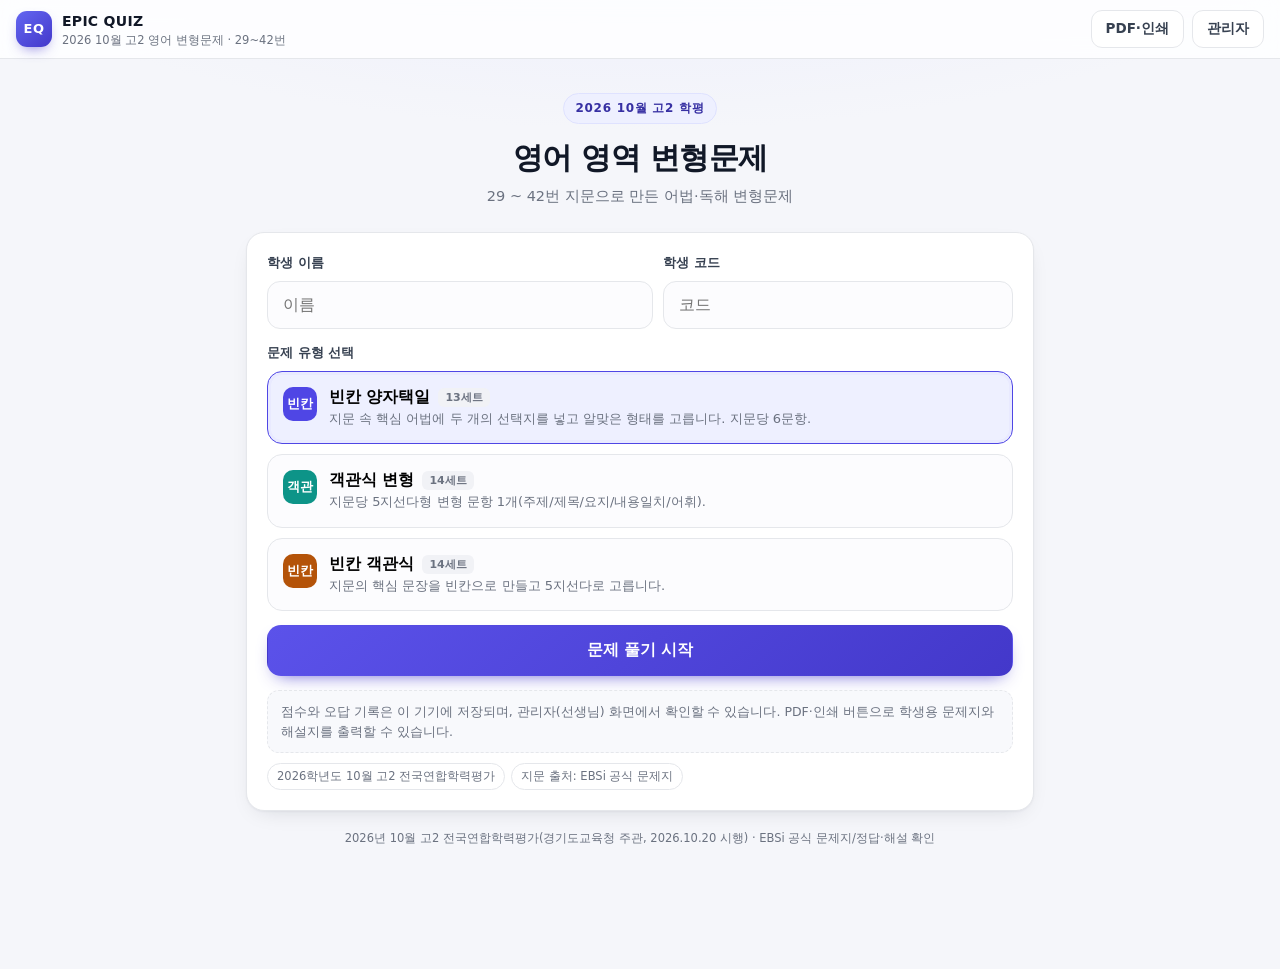
<file: index.html>
<!DOCTYPE html>
<html lang="ko">
<head>
<meta charset="utf-8">
<meta name="viewport" content="width=device-width, initial-scale=1, viewport-fit=cover">
<meta name="theme-color" content="#4f46e5">
<meta name="description" content="2026년 10월 고2 전국연합학력평가 영어 29~42번 변형문제 · 빈칸 양자택일 / 객관식 변형 / 빈칸 객관식">
<title>EPIC QUIZ · 2026 10월 고2 영어 변형문제</title>
<link rel="stylesheet" href="styles.css?v=20261128b">
<link rel="icon" href="data:image/svg+xml,%3Csvg xmlns='http://www.w3.org/2000/svg' viewBox='0 0 100 100'%3E%3Crect width='100' height='100' rx='24' fill='%234f46e5'/%3E%3Ctext x='50' y='68' font-size='52' font-family='sans-serif' font-weight='bold' fill='white' text-anchor='middle'%3EEQ%3C/text%3E%3C/svg%3E">
</head>
<body>

<header class="topbar">
  <div class="brand">
    <span class="logo">EQ</span>
    <div>
      <strong>EPIC QUIZ</strong>
      <small>2026 10월 고2 영어 변형문제 · 29~42번</small>
    </div>
  </div>
  <div class="top-actions">
    <button class="btn" data-top="print">PDF·인쇄</button>
    <button class="btn" data-top="admin">관리자</button>
  </div>
</header>

<main id="app"></main>

<div id="printRoot" aria-hidden="true"></div>
<div id="modalRoot"></div>
<div id="toast" class="toast" role="status" aria-live="polite"></div>

<script src="data/core.js?v=20261128b"></script>
<script src="data/grammar-a.js?v=20261128b"></script>
<script src="data/grammar-b.js?v=20261128b"></script>
<script src="data/multiple-a.js?v=20261128b"></script>
<script src="data/multiple-b.js?v=20261128b"></script>
<script src="data/cloze.js?v=20261128b"></script>
<script src="app.js?v=20261128b"></script>
</body>
</html>
</file>
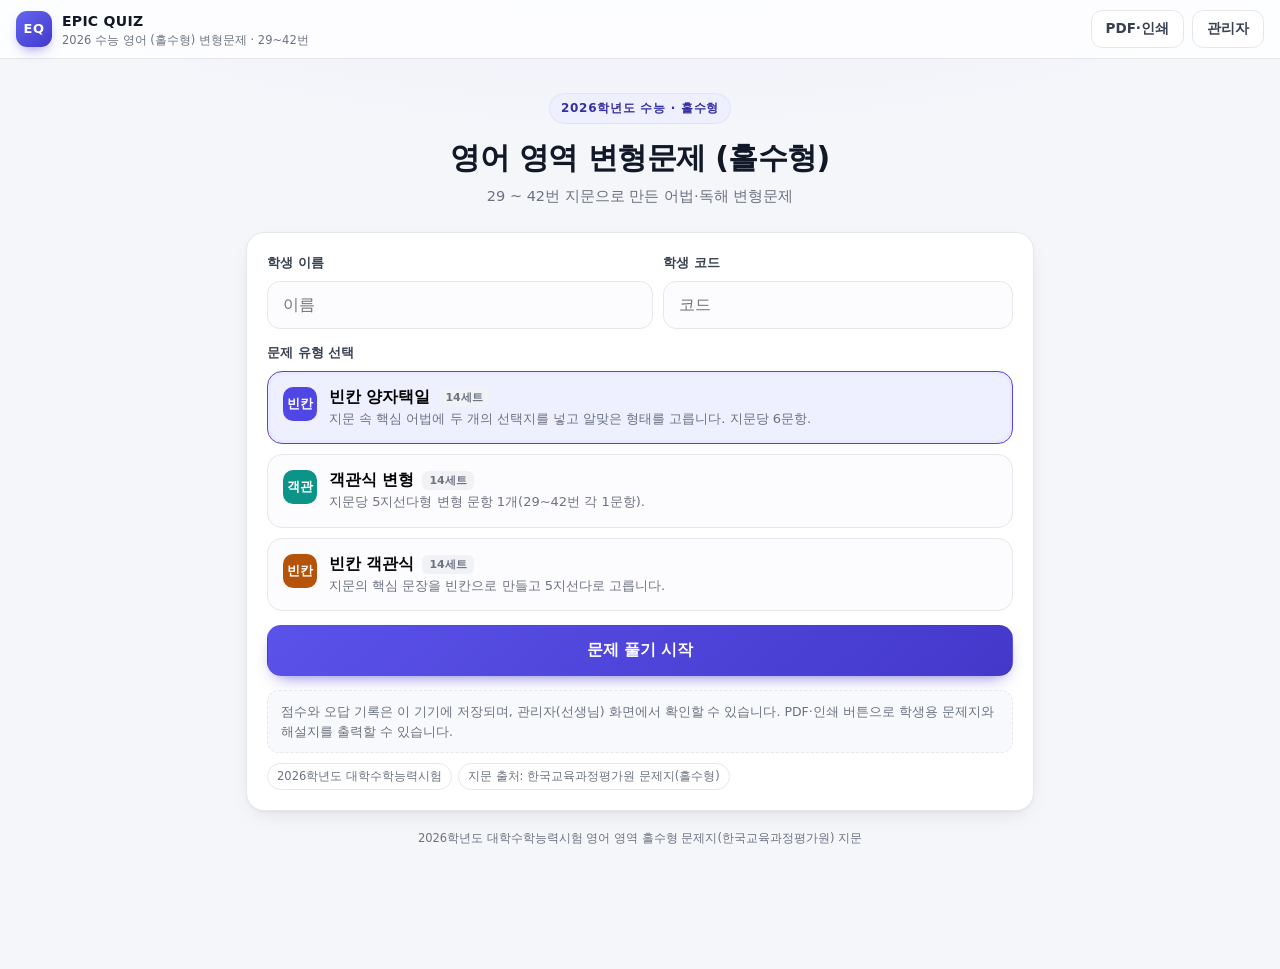
<file: csat-2026/index.html>
<!DOCTYPE html>
<html lang="ko">
<head>
<meta charset="utf-8">
<meta name="viewport" content="width=device-width, initial-scale=1, viewport-fit=cover">
<meta name="theme-color" content="#4f46e5">
<meta name="description" content="2026학년도 대학수학능력시험 영어 영역 (홀수형) 29~42번 변형문제 · 빈칸 양자택일 / 객관식 변형 / 빈칸 객관식">
<title>EPIC QUIZ · 2026 수능 영어 (홀수형) 변형문제</title>
<link rel="stylesheet" href="styles.css?v=20261128b">
<link rel="icon" href="data:image/svg+xml,%3Csvg xmlns='http://www.w3.org/2000/svg' viewBox='0 0 100 100'%3E%3Crect width='100' height='100' rx='24' fill='%234f46e5'/%3E%3Ctext x='50' y='68' font-size='52' font-family='sans-serif' font-weight='bold' fill='white' text-anchor='middle'%3EEQ%3C/text%3E%3C/svg%3E">
</head>
<body>

<header class="topbar">
  <div class="brand">
    <span class="logo">EQ</span>
    <div>
      <strong>EPIC QUIZ</strong>
      <small>2026 수능 영어 (홀수형) 변형문제 · 29~42번</small>
    </div>
  </div>
  <div class="top-actions">
    <button class="btn" data-top="print">PDF·인쇄</button>
    <button class="btn" data-top="admin">관리자</button>
  </div>
</header>

<main id="app"></main>

<div id="printRoot" aria-hidden="true"></div>
<div id="modalRoot"></div>
<div id="toast" class="toast" role="status" aria-live="polite"></div>

<script src="data/core.js?v=20261128b"></script>
<script src="data/grammar-a.js?v=20261128b"></script>
<script src="data/grammar-b.js?v=20261128b"></script>
<script src="data/multiple-a.js?v=20261128b"></script>
<script src="data/multiple-b.js?v=20261128b"></script>
<script src="data/cloze.js?v=20261128b"></script>
<script src="app.js?v=20261128b"></script>
</body>
</html>
</file>
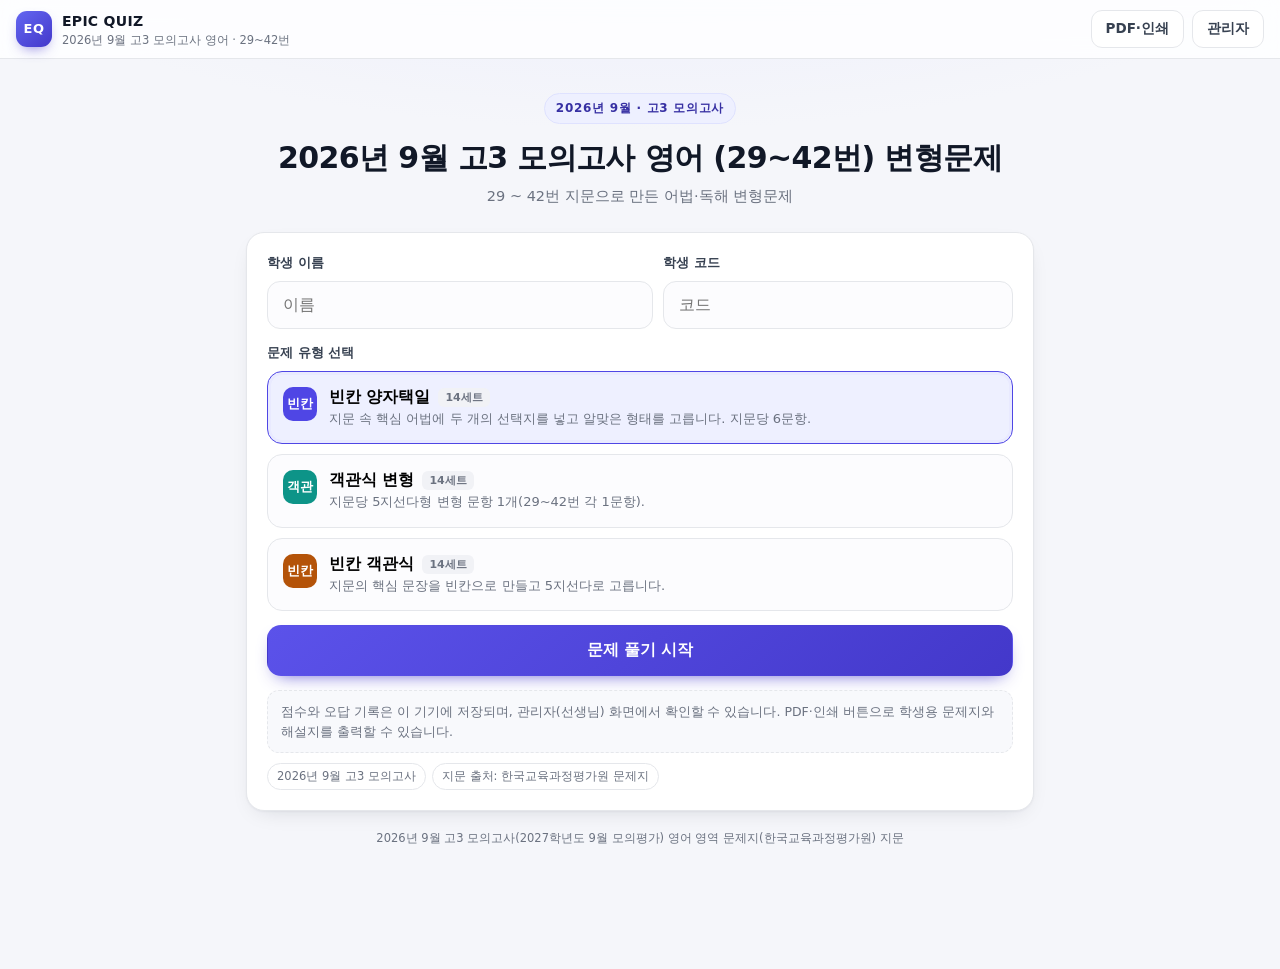
<file: g3-2026-09/index.html>
<!DOCTYPE html>
<html lang="ko">
<head>
<meta charset="utf-8">
<meta name="viewport" content="width=device-width, initial-scale=1, viewport-fit=cover">
<meta name="theme-color" content="#4f46e5">
<meta name="description" content="2026년 9월 고3 모의고사 영어 29~42번 변형문제 · 빈칸 양자택일 / 객관식 변형 / 빈칸 객관식">
<title>EPIC QUIZ · 2026년 9월 고3 모의고사 영어 (29~42번) 변형문제</title>
<link rel="stylesheet" href="styles.css?v=20261128b">
<link rel="icon" href="data:image/svg+xml,%3Csvg xmlns='http://www.w3.org/2000/svg' viewBox='0 0 100 100'%3E%3Crect width='100' height='100' rx='24' fill='%234f46e5'/%3E%3Ctext x='50' y='68' font-size='52' font-family='sans-serif' font-weight='bold' fill='white' text-anchor='middle'%3EEQ%3C/text%3E%3C/svg%3E">
</head>
<body>

<header class="topbar">
  <div class="brand">
    <span class="logo">EQ</span>
    <div>
      <strong>EPIC QUIZ</strong>
      <small>2026년 9월 고3 모의고사 영어 · 29~42번</small>
    </div>
  </div>
  <div class="top-actions">
    <button class="btn" data-top="print">PDF·인쇄</button>
    <button class="btn" data-top="admin">관리자</button>
  </div>
</header>

<main id="app"></main>

<div id="printRoot" aria-hidden="true"></div>
<div id="modalRoot"></div>
<div id="toast" class="toast" role="status" aria-live="polite"></div>

<script src="data/core.js?v=20261128b"></script>
<script src="data/grammar-a.js?v=20261128b"></script>
<script src="data/grammar-b.js?v=20261128b"></script>
<script src="data/multiple-a.js?v=20261128b"></script>
<script src="data/multiple-b.js?v=20261128b"></script>
<script src="data/cloze.js?v=20261128b"></script>
<script src="app.js?v=20261128b"></script>
</body>
</html>
</file>
<file: styles.css>
/* ===== EPIC QUIZ · 2026 10월 고2 영어 변형문제 ===== */
:root{
  --bg:#f5f6fa;
  --bg-2:#eef0f8;
  --card:#ffffff;
  --ink:#111827;
  --ink-2:#374151;
  --muted:#6b7280;
  --line:#e5e7eb;
  --line-2:#eef0f4;
  --brand:#4f46e5;
  --brand-soft:#eef0ff;
  --brand-ink:#3730a3;
  --ok:#0f9d58;
  --ok-soft:#e8f6ef;
  --bad:#e11d48;
  --bad-soft:#fdeaef;
  --warn:#b45309;
  --shadow:0 1px 2px rgba(16,24,40,.04), 0 8px 24px -12px rgba(16,24,40,.18);
  --radius:18px;
  --radius-sm:12px;
  --maxw:820px;
}
*{box-sizing:border-box}
html,body{margin:0;padding:0}
html{-webkit-text-size-adjust:100%}
body{
  background:
    radial-gradient(1200px 500px at 50% -220px, #e6e8ff 0%, rgba(230,232,255,0) 70%),
    var(--bg);
  color:var(--ink);
  font-family:-apple-system,BlinkMacSystemFont,"Apple SD Gothic Neo","Pretendard","Noto Sans KR","Malgun Gothic",system-ui,sans-serif;
  font-size:16px;
  line-height:1.6;
  min-height:100vh;
  display:flex;flex-direction:column;
}
button{font-family:inherit;font-size:inherit;cursor:pointer}
a{color:var(--brand);text-decoration:none}
h1,h2,h3,h4{margin:0;line-height:1.3;letter-spacing:-.01em}
p{margin:0}
small{font-size:12px}

/* ---------- top bar ---------- */
.topbar{
  position:sticky;top:0;z-index:40;
  display:flex;align-items:center;justify-content:space-between;gap:12px;
  padding:10px 16px;
  background:rgba(255,255,255,.82);
  backdrop-filter:saturate(180%) blur(14px);
  -webkit-backdrop-filter:saturate(180%) blur(14px);
  border-bottom:1px solid var(--line);
}
.brand{display:flex;align-items:center;gap:10px;min-width:0}
.logo{
  width:36px;height:36px;border-radius:11px;flex:0 0 auto;
  display:grid;place-items:center;
  background:linear-gradient(140deg,#6366f1,#4338ca);
  color:#fff;font-weight:800;font-size:13px;letter-spacing:.04em;
  box-shadow:0 6px 14px -6px rgba(67,56,202,.7);
}
.brand strong{display:block;font-size:14px;letter-spacing:.02em}
.brand small{display:block;color:var(--muted);font-size:11.5px;line-height:1.3;white-space:nowrap;overflow:hidden;text-overflow:ellipsis}
.top-actions{display:flex;gap:8px;flex:0 0 auto}
.btn{
  border:1px solid var(--line);
  background:#fff;color:var(--ink-2);
  padding:9px 14px;border-radius:11px;font-weight:600;font-size:13.5px;
  transition:.15s ease;
  white-space:nowrap;
}
.btn:hover{border-color:#d3d6e0;background:#fbfbfe}
.btn:active{transform:translateY(1px)}
.btn.primary{
  background:linear-gradient(140deg,#5b52ea,#4338ca);color:#fff;border-color:transparent;
  box-shadow:0 8px 18px -10px rgba(67,56,202,.9);
}
.btn.primary:hover{filter:brightness(1.05)}
.btn.ghost{background:transparent}
.btn.danger{color:var(--bad);border-color:#f6c9d3;background:#fff7f9}
.btn.block{width:100%;display:block;padding:14px;font-size:15.5px;border-radius:14px}
.btn[disabled]{opacity:.45;cursor:not-allowed}

main{flex:1 0 auto;width:100%}
.wrap{max-width:var(--maxw);margin:0 auto;padding:20px 16px 96px}

/* ---------- login ---------- */
.hero{padding:14px 0 6px;text-align:center}
.hero .kicker{
  display:inline-flex;align-items:center;gap:6px;
  font-size:12px;font-weight:700;letter-spacing:.06em;color:var(--brand-ink);
  background:var(--brand-soft);border:1px solid #dfe2ff;
  padding:5px 11px;border-radius:999px;text-transform:uppercase;
}
.hero h1{font-size:clamp(22px,5.6vw,30px);margin:14px 0 8px;letter-spacing:-.02em}
.hero p{color:var(--muted);font-size:14.5px}
.card{
  background:var(--card);border:1px solid var(--line);border-radius:var(--radius);
  box-shadow:var(--shadow);
}
.pad{padding:20px}
.field{margin-bottom:14px}
.field label{display:block;font-size:13px;font-weight:700;color:var(--ink-2);margin-bottom:7px}
.input{
  width:100%;padding:14px 15px;border-radius:13px;border:1.5px solid var(--line);
  font-size:16px;background:#fcfcfe;color:var(--ink);outline:none;transition:.15s;
}
.input:focus{border-color:#a5a8f5;box-shadow:0 0 0 4px #eceefe;background:#fff}
.cat-list{display:grid;gap:10px;margin:6px 0 4px}
.cat{
  display:flex;gap:12px;align-items:flex-start;text-align:left;
  padding:15px;border-radius:15px;border:1.5px solid var(--line);background:#fcfcfe;
  transition:.15s;
}
.cat:hover{border-color:#cfd2e4}
.cat[aria-pressed="true"]{border-color:var(--brand);background:var(--brand-soft);box-shadow:0 0 0 3px #e9eaff inset}
.cat .dot{
  width:34px;height:34px;border-radius:10px;flex:0 0 auto;display:grid;place-items:center;
  color:#fff;font-weight:800;font-size:13px;
}
.cat .t{font-weight:800;font-size:15.5px;display:flex;align-items:center;gap:8px;flex-wrap:wrap}
.cat .t .tag{font-size:11px;font-weight:700;color:var(--muted);background:#f1f2f6;border-radius:6px;padding:2px 7px}
.cat .d{font-size:13px;color:var(--muted);margin-top:2px;line-height:1.5}
.notice{
  font-size:12.5px;color:var(--muted);background:#f8f9fc;border:1px dashed var(--line);
  padding:11px 13px;border-radius:12px;line-height:1.55;margin-top:14px;
}
.meta-row{display:flex;flex-wrap:wrap;gap:6px;margin-top:10px}
.meta-row span{font-size:11.5px;color:var(--muted);background:#fff;border:1px solid var(--line);padding:3px 9px;border-radius:999px}

/* ---------- quiz ---------- */
.quiz-top{
  position:sticky;top:57px;z-index:30;
  background:rgba(245,246,250,.92);backdrop-filter:blur(10px);
  padding:10px 0 8px;margin-bottom:6px;
}
.quiz-top .row{display:flex;align-items:center;justify-content:space-between;gap:10px;margin-bottom:8px}
.quiz-top .cat-name{font-size:13.5px;font-weight:800;color:var(--brand-ink);display:flex;align-items:center;gap:7px}
.quiz-top .count{font-size:13px;color:var(--muted);font-variant-numeric:tabular-nums}
.quiz-top .count b{color:var(--ink);font-size:15px}
.bar{height:6px;border-radius:99px;background:#e4e6f0;overflow:hidden}
.bar>i{display:block;height:100%;width:0;border-radius:99px;background:linear-gradient(90deg,#6366f1,#4338ca);transition:width .25s ease}

.item{border-radius:var(--radius);background:var(--card);border:1px solid var(--line);box-shadow:var(--shadow);overflow:hidden}
.item-head{display:flex;gap:12px;padding:18px 18px 0}
.no-badge{
  flex:0 0 auto;min-width:44px;height:44px;padding:0 8px;border-radius:13px;
  background:linear-gradient(140deg,#eef0ff,#e0e3ff);color:var(--brand-ink);
  display:grid;place-items:center;font-weight:800;font-size:15px;letter-spacing:-.02em;
}
.item-head .h{min-width:0}
.item-head .h .t{font-size:16.5px;font-weight:800;letter-spacing:-.01em}
.item-head .h .s{font-size:12.5px;color:var(--muted);margin-top:2px}
.q-text{padding:12px 18px 0;font-weight:600;font-size:14.5px;color:var(--ink-2)}
.passage{padding:12px 18px 0;font-size:16px;line-height:1.95;color:#1b2130}
.passage p{margin:0 0 12px}
.passage p:last-child{margin-bottom:0}
.passage .ul{text-decoration:underline;text-decoration-thickness:1.5px;text-underline-offset:3px;font-weight:600}
.blank-slot{
  display:inline-block;min-width:130px;border-bottom:2px solid #9aa2b8;margin:0 4px;
  height:1.1em;vertical-align:-.1em;
}
.blank-inline{
  display:inline-flex;align-items:center;gap:2px;flex-wrap:wrap;
  padding:1px 2px;margin:0 2px;border-radius:8px;
  background:#f6f7fc;border:1px dashed #cdd2e6;
  vertical-align:baseline;
}
.blank-inline .bno{font-size:10.5px;font-weight:800;color:var(--brand-ink);padding:0 3px;opacity:.75}
.pill{
  border:1px solid #dcdfec;background:#fff;color:var(--ink-2);
  padding:2px 9px;border-radius:7px;font-size:14.5px;line-height:1.45;
  transition:.12s;
}
.pill:hover{border-color:#b9bdf0;background:#f7f8ff}
.pill.on{background:linear-gradient(140deg,#5b52ea,#4338ca);border-color:transparent;color:#fff;font-weight:700}
.pill.ok{background:var(--ok-soft);border-color:#a8dfc4;color:#0b6b3a;font-weight:700}
.pill.no{background:var(--bad-soft);border-color:#f3b5c4;color:#9f1239;text-decoration:line-through}
.blank-inline.is-wrong{border-color:#f3b5c4;background:#fff7f9;border-style:solid}
.blank-inline.is-right{border-color:#a8dfc4;background:#f3fbf7;border-style:solid}

.choices{list-style:none;margin:0;padding:14px 18px 4px;display:grid;gap:8px}
.choice{
  display:flex;gap:11px;align-items:flex-start;text-align:left;width:100%;
  padding:12px 14px;border-radius:13px;border:1.5px solid var(--line);background:#fff;
  font-size:15px;line-height:1.55;color:var(--ink);transition:.13s;
}
.choice:hover{border-color:#cfd2e4;background:#fcfcff}
.choice .num{
  flex:0 0 auto;width:22px;height:22px;border-radius:50%;display:grid;place-items:center;
  background:#f0f1f7;color:var(--muted);font-size:12px;font-weight:800;margin-top:1px;
}
.choice.on{border-color:var(--brand);background:var(--brand-soft)}
.choice.on .num{background:var(--brand);color:#fff}
.choice.ok{border-color:#8fd6b3;background:var(--ok-soft)}
.choice.ok .num{background:var(--ok);color:#fff}
.choice.no{border-color:#f3b5c4;background:var(--bad-soft)}
.choice.no .num{background:var(--bad);color:#fff}

.item-foot{display:flex;gap:8px;align-items:center;justify-content:space-between;padding:14px 18px;border-top:1px solid var(--line-2);margin-top:14px;background:#fcfcfe}
.hint{font-size:12.5px;color:var(--muted)}
.qbar{
  position:fixed;left:0;right:0;bottom:0;z-index:35;
  display:flex;gap:8px;align-items:center;
  padding:10px max(16px,env(safe-area-inset-left)) calc(10px + env(safe-area-inset-bottom));
  background:rgba(255,255,255,.94);backdrop-filter:blur(14px);
  border-top:1px solid var(--line);
}
.qbar .wrapbar{max-width:var(--maxw);margin:0 auto;width:100%;display:flex;gap:8px;align-items:center}
.qbar .btn{flex:0 0 auto}
.qbar .spacer{flex:1}
.qbar .submit{flex:0 0 auto}

/* palette */
.sheet-back{position:fixed;inset:0;z-index:60;background:rgba(17,24,39,.42);display:flex;align-items:flex-end;justify-content:center;padding:0;animation:fade .18s ease}
.sheet{width:100%;max-width:var(--maxw);background:#fff;border-radius:20px 20px 0 0;padding:18px;max-height:78vh;overflow:auto;animation:up .22s ease}
.sheet h3{font-size:16px;margin-bottom:4px}
.sheet .legend{font-size:12px;color:var(--muted);margin-bottom:14px}
.grid{display:grid;grid-template-columns:repeat(auto-fill,minmax(58px,1fr));gap:8px}
.grid button{
  height:46px;border-radius:12px;border:1.5px solid var(--line);background:#fff;font-weight:700;color:var(--ink-2);
}
.grid button.done{border-color:#c7cbf5;background:var(--brand-soft);color:var(--brand-ink)}
.grid button.cur{outline:2.5px solid var(--brand);outline-offset:1px}
.grid button small{display:block;font-size:9.5px;font-weight:700;color:var(--muted);line-height:1}
@keyframes fade{from{opacity:0}to{opacity:1}}
@keyframes up{from{transform:translateY(18px);opacity:.6}to{transform:none;opacity:1}}

/* ---------- result ---------- */
.score-card{display:flex;gap:18px;align-items:center;padding:22px;flex-wrap:wrap}
.ring{
  --p:0;
  width:112px;height:112px;flex:0 0 auto;border-radius:50%;
  background:conic-gradient(var(--brand) calc(var(--p)*1%), #e8eaf5 0);
  display:grid;place-items:center;position:relative;
}
.ring::before{content:"";position:absolute;inset:9px;border-radius:50%;background:#fff}
.ring span{position:relative;font-size:25px;font-weight:800;letter-spacing:-.02em}
.ring span i{font-style:normal;font-size:13px;color:var(--muted);font-weight:700}
.score-meta{min-width:0;flex:1}
.score-meta h2{font-size:19px}
.score-meta .sub{color:var(--muted);font-size:13.5px;margin-top:3px}
.stat-row{display:flex;flex-wrap:wrap;gap:8px;margin-top:12px}
.stat{background:#f7f8fc;border:1px solid var(--line);border-radius:11px;padding:8px 12px;font-size:12.5px;color:var(--muted)}
.stat b{display:block;color:var(--ink);font-size:15px;font-variant-numeric:tabular-nums}
.actions{display:flex;flex-wrap:wrap;gap:8px;margin:16px 0 6px}
.actions .btn{flex:1 1 auto;min-width:130px;text-align:center;padding:12px}

.review{margin-top:18px}
.review h3{font-size:15px;margin:0 0 10px;display:flex;align-items:center;gap:8px}
.chip{font-size:11px;font-weight:800;padding:2px 8px;border-radius:999px;background:#f1f2f6;color:var(--muted)}
.chip.ok{background:var(--ok-soft);color:#0b6b3a}
.chip.no{background:var(--bad-soft);color:#9f1239}
.rev{border:1px solid var(--line);border-radius:15px;background:#fff;margin-bottom:10px;overflow:hidden}
.rev summary{
  list-style:none;cursor:pointer;padding:14px 16px;display:flex;gap:10px;align-items:center;
  font-weight:700;font-size:14.5px;
}
.rev summary::-webkit-details-marker{display:none}
.rev summary .no{font-size:12.5px;color:var(--muted);font-weight:800;min-width:38px}
.rev summary .arw{margin-left:auto;color:var(--muted);font-size:13px;transition:.2s}
.rev[open] summary .arw{transform:rotate(180deg)}
.rev .body{padding:0 16px 16px;border-top:1px solid var(--line-2);font-size:14.5px}
.ans-line{display:flex;gap:8px;flex-wrap:wrap;margin:12px 0 8px;font-size:13.5px}
.ans-line .k{color:var(--muted);font-weight:700;min-width:64px}
.ans-line .mine{color:var(--bad);font-weight:700}
.ans-line .right{color:var(--ok);font-weight:700}
.why{background:#fbfbff;border:1px solid #e7e9fb;border-radius:12px;padding:12px 14px;font-size:13.5px;color:var(--ink-2);line-height:1.7}
.why b.tag{color:var(--brand-ink)}
.mini-passage{font-size:13px;color:var(--muted);margin-top:8px;line-height:1.7}

/* ---------- admin ---------- */
.modal{position:fixed;inset:0;z-index:70;background:rgba(17,24,39,.5);display:flex;align-items:center;justify-content:center;padding:16px;animation:fade .18s}
.modal .box{background:#fff;border-radius:20px;max-width:960px;width:100%;max-height:90vh;display:flex;flex-direction:column;box-shadow:0 30px 80px -30px rgba(16,24,40,.5);animation:up .2s}
.modal .box-head{display:flex;align-items:center;gap:10px;padding:16px 18px;border-bottom:1px solid var(--line)}
.modal .box-head h2{font-size:16.5px;flex:1}
.modal .box-body{padding:16px 18px;overflow:auto}
.x{width:34px;height:34px;border-radius:10px;border:1px solid var(--line);background:#fff;color:var(--muted);font-size:17px;line-height:1}
.tabs{display:flex;gap:6px;margin-bottom:14px;flex-wrap:wrap}
.tabs button{border:1px solid var(--line);background:#fff;padding:8px 13px;border-radius:10px;font-size:13px;font-weight:700;color:var(--muted)}
.tabs button.on{background:var(--brand-soft);border-color:#c7cbf5;color:var(--brand-ink)}
.kpis{display:grid;grid-template-columns:repeat(auto-fit,minmax(120px,1fr));gap:10px;margin-bottom:14px}
.kpi{background:#f8f9fd;border:1px solid var(--line);border-radius:13px;padding:12px}
.kpi .l{font-size:11.5px;color:var(--muted);font-weight:700}
.kpi .v{font-size:21px;font-weight:800;letter-spacing:-.02em;font-variant-numeric:tabular-nums}
.kpi .v small{font-size:11.5px;color:var(--muted);font-weight:700}

.stu{border:1px solid var(--line);border-radius:14px;margin-bottom:9px;background:#fff;overflow:hidden}
.stu summary{list-style:none;padding:12px 14px;display:flex;gap:10px;align-items:center;cursor:pointer;flex-wrap:wrap}
.stu summary::-webkit-details-marker{display:none}
.stu .nm{font-weight:800;font-size:14.5px}
.stu .dt{font-size:11.5px;color:var(--muted);font-variant-numeric:tabular-nums}
.stu .badge{font-size:11px;font-weight:800;padding:2px 8px;border-radius:999px;background:#f1f2f6;color:var(--ink-2)}
.stu .sc{margin-left:auto;font-weight:800;font-size:14px;font-variant-numeric:tabular-nums}
.stu .sc small{font-weight:700;color:var(--muted);font-size:11.5px}
.stu .body{padding:0 14px 14px;border-top:1px solid var(--line-2);font-size:13px}
.wrong-list{margin:10px 0 0;padding:0;list-style:none;display:grid;gap:6px}
.wrong-list li{display:flex;gap:8px;flex-wrap:wrap;align-items:baseline;background:#fff8fa;border:1px solid #f8d7e0;border-radius:10px;padding:8px 10px;font-size:12.5px;line-height:1.5}
.wrong-list li b{color:#9f1239}
.wrong-list li .c{color:#0b6b3a;font-weight:700}
.wrong-list .w-q{font-weight:800;color:var(--ink);font-size:12.5px}
table{width:100%;border-collapse:collapse;font-size:13px}
th,td{padding:9px 8px;text-align:left;border-bottom:1px solid var(--line-2);vertical-align:top}
th{font-size:11.5px;color:var(--muted);font-weight:800;text-transform:uppercase;letter-spacing:.03em;background:#fafbfe;position:sticky;top:0}
td.num{font-variant-numeric:tabular-nums;white-space:nowrap}
.bar-mini{height:7px;border-radius:99px;background:#eceef6;overflow:hidden;min-width:70px}
.bar-mini>i{display:block;height:100%;background:linear-gradient(90deg,#818cf8,#4f46e5)}
.bar-mini.low>i{background:linear-gradient(90deg,#fb7185,#e11d48)}
.empty{color:var(--muted);font-size:13.5px;text-align:center;padding:34px 10px;line-height:1.7}
.toolbar{display:flex;gap:8px;flex-wrap:wrap;margin-bottom:12px}
.toolbar .btn{padding:8px 12px;font-size:12.5px}
.hint-inline{font-size:12px;color:var(--muted);margin:-4px 0 10px}

/* ---------- misc ---------- */
.footer{color:var(--muted);font-size:11.5px;text-align:center;padding:18px 16px 26px;line-height:1.6}
.toast{
  position:fixed;left:50%;bottom:86px;transform:translateX(-50%) translateY(10px);
  background:#111827;color:#fff;padding:10px 16px;border-radius:12px;font-size:13px;font-weight:600;
  opacity:0;pointer-events:none;transition:.22s;z-index:90;max-width:88vw;text-align:center;
}
.toast.show{opacity:1;transform:translateX(-50%)}

/* ---------- print ---------- */
#printRoot{display:none}
@media print{
  @page{size:A4;margin:14mm 13mm 16mm}
  html,body{background:#fff !important}
  body>*:not(#printRoot){display:none !important}
  #printRoot{display:block !important;color:#000;font-size:10.5pt;line-height:1.55}
  #printRoot .p-doc{max-width:none}
  #printRoot .p-head{border-bottom:2px solid #000;padding-bottom:6px;margin-bottom:12px}
  #printRoot .p-head h1{font-size:14pt;letter-spacing:-.01em}
  #printRoot .p-head .sub{font-size:9pt;margin-top:3px}
  #printRoot .p-info{display:flex;justify-content:space-between;font-size:9pt;margin-top:8px;gap:10px;flex-wrap:wrap}
  #printRoot .p-item{break-inside:avoid;page-break-inside:avoid;margin:0 0 12px;padding-bottom:8px;border-bottom:1px dashed #bbb}
  #printRoot .p-item h2{font-size:10.5pt;margin-bottom:3px}
  #printRoot .p-q{font-size:9.5pt;font-weight:700;margin-bottom:5px}
  #printRoot .p-pass{font-size:10pt;line-height:1.62;text-align:justify}
  #printRoot .p-pass p{margin:0 0 5px}
  #printRoot .p-choices{margin:6px 0 0;padding-left:2px;font-size:9.8pt}
  #printRoot .p-choices span{display:block;margin:0 0 1px 0}
  #printRoot .p-blank{display:inline-block;min-width:70px;border-bottom:1px solid #000}
  #printRoot .p-opt{padding:0 2px}
  #printRoot .p-opt.right{font-weight:800;text-decoration:underline}
  #printRoot .p-ans{margin-top:5px;font-size:9.3pt;background:#f2f2f2;border:1px solid #ccc;padding:5px 7px;break-inside:avoid}
  #printRoot .p-ans b{font-weight:800}
  #printRoot .p-sec{font-size:11.5pt;margin:12px 0 7px;padding:2px 0 2px 7px;border-left:4px solid #000;break-after:avoid;page-break-after:avoid}
  #printRoot .p-key{display:flex;flex-wrap:wrap;gap:4px 12px;font-size:9.5pt;border:1px solid #000;padding:7px 9px;margin:0 0 12px}
  #printRoot .p-key b{font-weight:800}
  #printRoot .p-foot{margin-top:10px;font-size:8.5pt;color:#444;text-align:center}
  #printRoot .p-pagebreak{break-before:page;page-break-before:always}
}

/* ---------- small screens ---------- */
@media (max-width:560px){
  .wrap{padding:16px 13px 100px}
  .item-head{padding:15px 14px 0}
  .q-text,.passage,.choices{padding-left:14px;padding-right:14px}
  .item-foot{padding:12px 14px}
  .passage{font-size:15.5px;line-height:1.9}
  .brand small{max-width:44vw}
  .score-card{padding:18px}
  .ring{width:94px;height:94px}
  .ring span{font-size:21px}
  .modal{padding:0;align-items:flex-end}
  .modal .box{max-height:92vh;border-radius:20px 20px 0 0}
}

/* ---------- 학생 명단 (관리자) ---------- */
.field-row{display:grid;grid-template-columns:1.05fr .95fr;gap:10px}
.stu-add{display:grid;grid-template-columns:1fr .8fr auto;gap:8px;margin-bottom:12px}
.stu-add .input{padding:11px 12px}
.stu-add .btn{padding:0 16px;white-space:nowrap}
.stu-list{display:flex;flex-direction:column;gap:8px;max-height:52vh;overflow:auto}
.stu-item{display:flex;align-items:center;gap:8px;flex-wrap:wrap;border:1px solid var(--line);border-radius:12px;padding:10px 12px;background:#fff}
.stu-item.off{background:#fdf7f8;border-color:#f6dbe3}
.stu-item .who{flex:1 1 110px;min-width:0;line-height:1.25}
.stu-item .who b{font-size:14.5px}
.stu-item .who .cd{display:block;font-size:11.5px;color:var(--muted);font-variant-numeric:tabular-nums;word-break:break-all}
.stu-item .state{font-size:11px;font-weight:800;padding:3px 9px;border-radius:999px;white-space:nowrap}
.stu-item .state.on{background:var(--ok-soft);color:#15803d}
.stu-item .state.off{background:var(--bad-soft);color:#b91c4a}
.stu-item .btn{padding:6px 11px;font-size:12.5px}
.notice.bad{border-color:#f6c9d3;background:#fff7f9;color:#a51c43}
@media (max-width:420px){
  .field-row{grid-template-columns:1fr;gap:0}
  .stu-add{grid-template-columns:1fr 1fr}
  .stu-add .btn{grid-column:1 / -1;padding:11px}
  .stu-item .who{flex:1 1 100%}
}
</file>
<file: csat-2026/styles.css>
/* ===== EPIC QUIZ · 2026 10월 고2 영어 변형문제 ===== */
:root{
  --bg:#f5f6fa;
  --bg-2:#eef0f8;
  --card:#ffffff;
  --ink:#111827;
  --ink-2:#374151;
  --muted:#6b7280;
  --line:#e5e7eb;
  --line-2:#eef0f4;
  --brand:#4f46e5;
  --brand-soft:#eef0ff;
  --brand-ink:#3730a3;
  --ok:#0f9d58;
  --ok-soft:#e8f6ef;
  --bad:#e11d48;
  --bad-soft:#fdeaef;
  --warn:#b45309;
  --shadow:0 1px 2px rgba(16,24,40,.04), 0 8px 24px -12px rgba(16,24,40,.18);
  --radius:18px;
  --radius-sm:12px;
  --maxw:820px;
}
*{box-sizing:border-box}
html,body{margin:0;padding:0}
html{-webkit-text-size-adjust:100%}
body{
  background:
    radial-gradient(1200px 500px at 50% -220px, #e6e8ff 0%, rgba(230,232,255,0) 70%),
    var(--bg);
  color:var(--ink);
  font-family:-apple-system,BlinkMacSystemFont,"Apple SD Gothic Neo","Pretendard","Noto Sans KR","Malgun Gothic",system-ui,sans-serif;
  font-size:16px;
  line-height:1.6;
  min-height:100vh;
  display:flex;flex-direction:column;
}
button{font-family:inherit;font-size:inherit;cursor:pointer}
a{color:var(--brand);text-decoration:none}
h1,h2,h3,h4{margin:0;line-height:1.3;letter-spacing:-.01em}
p{margin:0}
small{font-size:12px}

/* ---------- top bar ---------- */
.topbar{
  position:sticky;top:0;z-index:40;
  display:flex;align-items:center;justify-content:space-between;gap:12px;
  padding:10px 16px;
  background:rgba(255,255,255,.82);
  backdrop-filter:saturate(180%) blur(14px);
  -webkit-backdrop-filter:saturate(180%) blur(14px);
  border-bottom:1px solid var(--line);
}
.brand{display:flex;align-items:center;gap:10px;min-width:0}
.logo{
  width:36px;height:36px;border-radius:11px;flex:0 0 auto;
  display:grid;place-items:center;
  background:linear-gradient(140deg,#6366f1,#4338ca);
  color:#fff;font-weight:800;font-size:13px;letter-spacing:.04em;
  box-shadow:0 6px 14px -6px rgba(67,56,202,.7);
}
.brand strong{display:block;font-size:14px;letter-spacing:.02em}
.brand small{display:block;color:var(--muted);font-size:11.5px;line-height:1.3;white-space:nowrap;overflow:hidden;text-overflow:ellipsis}
.top-actions{display:flex;gap:8px;flex:0 0 auto}
.btn{
  border:1px solid var(--line);
  background:#fff;color:var(--ink-2);
  padding:9px 14px;border-radius:11px;font-weight:600;font-size:13.5px;
  transition:.15s ease;
  white-space:nowrap;
}
.btn:hover{border-color:#d3d6e0;background:#fbfbfe}
.btn:active{transform:translateY(1px)}
.btn.primary{
  background:linear-gradient(140deg,#5b52ea,#4338ca);color:#fff;border-color:transparent;
  box-shadow:0 8px 18px -10px rgba(67,56,202,.9);
}
.btn.primary:hover{filter:brightness(1.05)}
.btn.ghost{background:transparent}
.btn.danger{color:var(--bad);border-color:#f6c9d3;background:#fff7f9}
.btn.block{width:100%;display:block;padding:14px;font-size:15.5px;border-radius:14px}
.btn[disabled]{opacity:.45;cursor:not-allowed}

main{flex:1 0 auto;width:100%}
.wrap{max-width:var(--maxw);margin:0 auto;padding:20px 16px 96px}

/* ---------- login ---------- */
.hero{padding:14px 0 6px;text-align:center}
.hero .kicker{
  display:inline-flex;align-items:center;gap:6px;
  font-size:12px;font-weight:700;letter-spacing:.06em;color:var(--brand-ink);
  background:var(--brand-soft);border:1px solid #dfe2ff;
  padding:5px 11px;border-radius:999px;text-transform:uppercase;
}
.hero h1{font-size:clamp(22px,5.6vw,30px);margin:14px 0 8px;letter-spacing:-.02em}
.hero p{color:var(--muted);font-size:14.5px}
.card{
  background:var(--card);border:1px solid var(--line);border-radius:var(--radius);
  box-shadow:var(--shadow);
}
.pad{padding:20px}
.field{margin-bottom:14px}
.field label{display:block;font-size:13px;font-weight:700;color:var(--ink-2);margin-bottom:7px}
.input{
  width:100%;padding:14px 15px;border-radius:13px;border:1.5px solid var(--line);
  font-size:16px;background:#fcfcfe;color:var(--ink);outline:none;transition:.15s;
}
.input:focus{border-color:#a5a8f5;box-shadow:0 0 0 4px #eceefe;background:#fff}
.cat-list{display:grid;gap:10px;margin:6px 0 4px}
.cat{
  display:flex;gap:12px;align-items:flex-start;text-align:left;
  padding:15px;border-radius:15px;border:1.5px solid var(--line);background:#fcfcfe;
  transition:.15s;
}
.cat:hover{border-color:#cfd2e4}
.cat[aria-pressed="true"]{border-color:var(--brand);background:var(--brand-soft);box-shadow:0 0 0 3px #e9eaff inset}
.cat .dot{
  width:34px;height:34px;border-radius:10px;flex:0 0 auto;display:grid;place-items:center;
  color:#fff;font-weight:800;font-size:13px;
}
.cat .t{font-weight:800;font-size:15.5px;display:flex;align-items:center;gap:8px;flex-wrap:wrap}
.cat .t .tag{font-size:11px;font-weight:700;color:var(--muted);background:#f1f2f6;border-radius:6px;padding:2px 7px}
.cat .d{font-size:13px;color:var(--muted);margin-top:2px;line-height:1.5}
.notice{
  font-size:12.5px;color:var(--muted);background:#f8f9fc;border:1px dashed var(--line);
  padding:11px 13px;border-radius:12px;line-height:1.55;margin-top:14px;
}
.meta-row{display:flex;flex-wrap:wrap;gap:6px;margin-top:10px}
.meta-row span{font-size:11.5px;color:var(--muted);background:#fff;border:1px solid var(--line);padding:3px 9px;border-radius:999px}

/* ---------- quiz ---------- */
.quiz-top{
  position:sticky;top:57px;z-index:30;
  background:rgba(245,246,250,.92);backdrop-filter:blur(10px);
  padding:10px 0 8px;margin-bottom:6px;
}
.quiz-top .row{display:flex;align-items:center;justify-content:space-between;gap:10px;margin-bottom:8px}
.quiz-top .cat-name{font-size:13.5px;font-weight:800;color:var(--brand-ink);display:flex;align-items:center;gap:7px}
.quiz-top .count{font-size:13px;color:var(--muted);font-variant-numeric:tabular-nums}
.quiz-top .count b{color:var(--ink);font-size:15px}
.bar{height:6px;border-radius:99px;background:#e4e6f0;overflow:hidden}
.bar>i{display:block;height:100%;width:0;border-radius:99px;background:linear-gradient(90deg,#6366f1,#4338ca);transition:width .25s ease}

.item{border-radius:var(--radius);background:var(--card);border:1px solid var(--line);box-shadow:var(--shadow);overflow:hidden}
.item-head{display:flex;gap:12px;padding:18px 18px 0}
.no-badge{
  flex:0 0 auto;min-width:44px;height:44px;padding:0 8px;border-radius:13px;
  background:linear-gradient(140deg,#eef0ff,#e0e3ff);color:var(--brand-ink);
  display:grid;place-items:center;font-weight:800;font-size:15px;letter-spacing:-.02em;
}
.item-head .h{min-width:0}
.item-head .h .t{font-size:16.5px;font-weight:800;letter-spacing:-.01em}
.item-head .h .s{font-size:12.5px;color:var(--muted);margin-top:2px}
.q-text{padding:12px 18px 0;font-weight:600;font-size:14.5px;color:var(--ink-2)}
.passage{padding:12px 18px 0;font-size:16px;line-height:1.95;color:#1b2130}
.passage p{margin:0 0 12px}
.passage p:last-child{margin-bottom:0}
.passage .ul{text-decoration:underline;text-decoration-thickness:1.5px;text-underline-offset:3px;font-weight:600}
.blank-slot{
  display:inline-block;min-width:130px;border-bottom:2px solid #9aa2b8;margin:0 4px;
  height:1.1em;vertical-align:-.1em;
}
.blank-inline{
  display:inline-flex;align-items:center;gap:2px;flex-wrap:wrap;
  padding:1px 2px;margin:0 2px;border-radius:8px;
  background:#f6f7fc;border:1px dashed #cdd2e6;
  vertical-align:baseline;
}
.blank-inline .bno{font-size:10.5px;font-weight:800;color:var(--brand-ink);padding:0 3px;opacity:.75}
.pill{
  border:1px solid #dcdfec;background:#fff;color:var(--ink-2);
  padding:2px 9px;border-radius:7px;font-size:14.5px;line-height:1.45;
  transition:.12s;
}
.pill:hover{border-color:#b9bdf0;background:#f7f8ff}
.pill.on{background:linear-gradient(140deg,#5b52ea,#4338ca);border-color:transparent;color:#fff;font-weight:700}
.pill.ok{background:var(--ok-soft);border-color:#a8dfc4;color:#0b6b3a;font-weight:700}
.pill.no{background:var(--bad-soft);border-color:#f3b5c4;color:#9f1239;text-decoration:line-through}
.blank-inline.is-wrong{border-color:#f3b5c4;background:#fff7f9;border-style:solid}
.blank-inline.is-right{border-color:#a8dfc4;background:#f3fbf7;border-style:solid}

.choices{list-style:none;margin:0;padding:14px 18px 4px;display:grid;gap:8px}
.choice{
  display:flex;gap:11px;align-items:flex-start;text-align:left;width:100%;
  padding:12px 14px;border-radius:13px;border:1.5px solid var(--line);background:#fff;
  font-size:15px;line-height:1.55;color:var(--ink);transition:.13s;
}
.choice:hover{border-color:#cfd2e4;background:#fcfcff}
.choice .num{
  flex:0 0 auto;width:22px;height:22px;border-radius:50%;display:grid;place-items:center;
  background:#f0f1f7;color:var(--muted);font-size:12px;font-weight:800;margin-top:1px;
}
.choice.on{border-color:var(--brand);background:var(--brand-soft)}
.choice.on .num{background:var(--brand);color:#fff}
.choice.ok{border-color:#8fd6b3;background:var(--ok-soft)}
.choice.ok .num{background:var(--ok);color:#fff}
.choice.no{border-color:#f3b5c4;background:var(--bad-soft)}
.choice.no .num{background:var(--bad);color:#fff}

.item-foot{display:flex;gap:8px;align-items:center;justify-content:space-between;padding:14px 18px;border-top:1px solid var(--line-2);margin-top:14px;background:#fcfcfe}
.hint{font-size:12.5px;color:var(--muted)}
.qbar{
  position:fixed;left:0;right:0;bottom:0;z-index:35;
  display:flex;gap:8px;align-items:center;
  padding:10px max(16px,env(safe-area-inset-left)) calc(10px + env(safe-area-inset-bottom));
  background:rgba(255,255,255,.94);backdrop-filter:blur(14px);
  border-top:1px solid var(--line);
}
.qbar .wrapbar{max-width:var(--maxw);margin:0 auto;width:100%;display:flex;gap:8px;align-items:center}
.qbar .btn{flex:0 0 auto}
.qbar .spacer{flex:1}
.qbar .submit{flex:0 0 auto}

/* palette */
.sheet-back{position:fixed;inset:0;z-index:60;background:rgba(17,24,39,.42);display:flex;align-items:flex-end;justify-content:center;padding:0;animation:fade .18s ease}
.sheet{width:100%;max-width:var(--maxw);background:#fff;border-radius:20px 20px 0 0;padding:18px;max-height:78vh;overflow:auto;animation:up .22s ease}
.sheet h3{font-size:16px;margin-bottom:4px}
.sheet .legend{font-size:12px;color:var(--muted);margin-bottom:14px}
.grid{display:grid;grid-template-columns:repeat(auto-fill,minmax(58px,1fr));gap:8px}
.grid button{
  height:46px;border-radius:12px;border:1.5px solid var(--line);background:#fff;font-weight:700;color:var(--ink-2);
}
.grid button.done{border-color:#c7cbf5;background:var(--brand-soft);color:var(--brand-ink)}
.grid button.cur{outline:2.5px solid var(--brand);outline-offset:1px}
.grid button small{display:block;font-size:9.5px;font-weight:700;color:var(--muted);line-height:1}
@keyframes fade{from{opacity:0}to{opacity:1}}
@keyframes up{from{transform:translateY(18px);opacity:.6}to{transform:none;opacity:1}}

/* ---------- result ---------- */
.score-card{display:flex;gap:18px;align-items:center;padding:22px;flex-wrap:wrap}
.ring{
  --p:0;
  width:112px;height:112px;flex:0 0 auto;border-radius:50%;
  background:conic-gradient(var(--brand) calc(var(--p)*1%), #e8eaf5 0);
  display:grid;place-items:center;position:relative;
}
.ring::before{content:"";position:absolute;inset:9px;border-radius:50%;background:#fff}
.ring span{position:relative;font-size:25px;font-weight:800;letter-spacing:-.02em}
.ring span i{font-style:normal;font-size:13px;color:var(--muted);font-weight:700}
.score-meta{min-width:0;flex:1}
.score-meta h2{font-size:19px}
.score-meta .sub{color:var(--muted);font-size:13.5px;margin-top:3px}
.stat-row{display:flex;flex-wrap:wrap;gap:8px;margin-top:12px}
.stat{background:#f7f8fc;border:1px solid var(--line);border-radius:11px;padding:8px 12px;font-size:12.5px;color:var(--muted)}
.stat b{display:block;color:var(--ink);font-size:15px;font-variant-numeric:tabular-nums}
.actions{display:flex;flex-wrap:wrap;gap:8px;margin:16px 0 6px}
.actions .btn{flex:1 1 auto;min-width:130px;text-align:center;padding:12px}

.review{margin-top:18px}
.review h3{font-size:15px;margin:0 0 10px;display:flex;align-items:center;gap:8px}
.chip{font-size:11px;font-weight:800;padding:2px 8px;border-radius:999px;background:#f1f2f6;color:var(--muted)}
.chip.ok{background:var(--ok-soft);color:#0b6b3a}
.chip.no{background:var(--bad-soft);color:#9f1239}
.rev{border:1px solid var(--line);border-radius:15px;background:#fff;margin-bottom:10px;overflow:hidden}
.rev summary{
  list-style:none;cursor:pointer;padding:14px 16px;display:flex;gap:10px;align-items:center;
  font-weight:700;font-size:14.5px;
}
.rev summary::-webkit-details-marker{display:none}
.rev summary .no{font-size:12.5px;color:var(--muted);font-weight:800;min-width:38px}
.rev summary .arw{margin-left:auto;color:var(--muted);font-size:13px;transition:.2s}
.rev[open] summary .arw{transform:rotate(180deg)}
.rev .body{padding:0 16px 16px;border-top:1px solid var(--line-2);font-size:14.5px}
.ans-line{display:flex;gap:8px;flex-wrap:wrap;margin:12px 0 8px;font-size:13.5px}
.ans-line .k{color:var(--muted);font-weight:700;min-width:64px}
.ans-line .mine{color:var(--bad);font-weight:700}
.ans-line .right{color:var(--ok);font-weight:700}
.why{background:#fbfbff;border:1px solid #e7e9fb;border-radius:12px;padding:12px 14px;font-size:13.5px;color:var(--ink-2);line-height:1.7}
.why b.tag{color:var(--brand-ink)}
.mini-passage{font-size:13px;color:var(--muted);margin-top:8px;line-height:1.7}

/* ---------- admin ---------- */
.modal{position:fixed;inset:0;z-index:70;background:rgba(17,24,39,.5);display:flex;align-items:center;justify-content:center;padding:16px;animation:fade .18s}
.modal .box{background:#fff;border-radius:20px;max-width:960px;width:100%;max-height:90vh;display:flex;flex-direction:column;box-shadow:0 30px 80px -30px rgba(16,24,40,.5);animation:up .2s}
.modal .box-head{display:flex;align-items:center;gap:10px;padding:16px 18px;border-bottom:1px solid var(--line)}
.modal .box-head h2{font-size:16.5px;flex:1}
.modal .box-body{padding:16px 18px;overflow:auto}
.x{width:34px;height:34px;border-radius:10px;border:1px solid var(--line);background:#fff;color:var(--muted);font-size:17px;line-height:1}
.tabs{display:flex;gap:6px;margin-bottom:14px;flex-wrap:wrap}
.tabs button{border:1px solid var(--line);background:#fff;padding:8px 13px;border-radius:10px;font-size:13px;font-weight:700;color:var(--muted)}
.tabs button.on{background:var(--brand-soft);border-color:#c7cbf5;color:var(--brand-ink)}
.kpis{display:grid;grid-template-columns:repeat(auto-fit,minmax(120px,1fr));gap:10px;margin-bottom:14px}
.kpi{background:#f8f9fd;border:1px solid var(--line);border-radius:13px;padding:12px}
.kpi .l{font-size:11.5px;color:var(--muted);font-weight:700}
.kpi .v{font-size:21px;font-weight:800;letter-spacing:-.02em;font-variant-numeric:tabular-nums}
.kpi .v small{font-size:11.5px;color:var(--muted);font-weight:700}

.stu{border:1px solid var(--line);border-radius:14px;margin-bottom:9px;background:#fff;overflow:hidden}
.stu summary{list-style:none;padding:12px 14px;display:flex;gap:10px;align-items:center;cursor:pointer;flex-wrap:wrap}
.stu summary::-webkit-details-marker{display:none}
.stu .nm{font-weight:800;font-size:14.5px}
.stu .dt{font-size:11.5px;color:var(--muted);font-variant-numeric:tabular-nums}
.stu .badge{font-size:11px;font-weight:800;padding:2px 8px;border-radius:999px;background:#f1f2f6;color:var(--ink-2)}
.stu .sc{margin-left:auto;font-weight:800;font-size:14px;font-variant-numeric:tabular-nums}
.stu .sc small{font-weight:700;color:var(--muted);font-size:11.5px}
.stu .body{padding:0 14px 14px;border-top:1px solid var(--line-2);font-size:13px}
.wrong-list{margin:10px 0 0;padding:0;list-style:none;display:grid;gap:6px}
.wrong-list li{display:flex;gap:8px;flex-wrap:wrap;align-items:baseline;background:#fff8fa;border:1px solid #f8d7e0;border-radius:10px;padding:8px 10px;font-size:12.5px;line-height:1.5}
.wrong-list li b{color:#9f1239}
.wrong-list li .c{color:#0b6b3a;font-weight:700}
.wrong-list .w-q{font-weight:800;color:var(--ink);font-size:12.5px}
table{width:100%;border-collapse:collapse;font-size:13px}
th,td{padding:9px 8px;text-align:left;border-bottom:1px solid var(--line-2);vertical-align:top}
th{font-size:11.5px;color:var(--muted);font-weight:800;text-transform:uppercase;letter-spacing:.03em;background:#fafbfe;position:sticky;top:0}
td.num{font-variant-numeric:tabular-nums;white-space:nowrap}
.bar-mini{height:7px;border-radius:99px;background:#eceef6;overflow:hidden;min-width:70px}
.bar-mini>i{display:block;height:100%;background:linear-gradient(90deg,#818cf8,#4f46e5)}
.bar-mini.low>i{background:linear-gradient(90deg,#fb7185,#e11d48)}
.empty{color:var(--muted);font-size:13.5px;text-align:center;padding:34px 10px;line-height:1.7}
.toolbar{display:flex;gap:8px;flex-wrap:wrap;margin-bottom:12px}
.toolbar .btn{padding:8px 12px;font-size:12.5px}
.hint-inline{font-size:12px;color:var(--muted);margin:-4px 0 10px}

/* ---------- misc ---------- */
.footer{color:var(--muted);font-size:11.5px;text-align:center;padding:18px 16px 26px;line-height:1.6}
.toast{
  position:fixed;left:50%;bottom:86px;transform:translateX(-50%) translateY(10px);
  background:#111827;color:#fff;padding:10px 16px;border-radius:12px;font-size:13px;font-weight:600;
  opacity:0;pointer-events:none;transition:.22s;z-index:90;max-width:88vw;text-align:center;
}
.toast.show{opacity:1;transform:translateX(-50%)}

/* ---------- print ---------- */
#printRoot{display:none}
@media print{
  @page{size:A4;margin:14mm 13mm 16mm}
  html,body{background:#fff !important}
  body>*:not(#printRoot){display:none !important}
  #printRoot{display:block !important;color:#000;font-size:10.5pt;line-height:1.55}
  #printRoot .p-doc{max-width:none}
  #printRoot .p-head{border-bottom:2px solid #000;padding-bottom:6px;margin-bottom:12px}
  #printRoot .p-head h1{font-size:14pt;letter-spacing:-.01em}
  #printRoot .p-head .sub{font-size:9pt;margin-top:3px}
  #printRoot .p-info{display:flex;justify-content:space-between;font-size:9pt;margin-top:8px;gap:10px;flex-wrap:wrap}
  #printRoot .p-item{break-inside:avoid;page-break-inside:avoid;margin:0 0 12px;padding-bottom:8px;border-bottom:1px dashed #bbb}
  #printRoot .p-item h2{font-size:10.5pt;margin-bottom:3px}
  #printRoot .p-q{font-size:9.5pt;font-weight:700;margin-bottom:5px}
  #printRoot .p-pass{font-size:10pt;line-height:1.62;text-align:justify}
  #printRoot .p-pass p{margin:0 0 5px}
  #printRoot .p-choices{margin:6px 0 0;padding-left:2px;font-size:9.8pt}
  #printRoot .p-choices span{display:block;margin:0 0 1px 0}
  #printRoot .p-blank{display:inline-block;min-width:70px;border-bottom:1px solid #000}
  #printRoot .p-opt{padding:0 2px}
  #printRoot .p-opt.right{font-weight:800;text-decoration:underline}
  #printRoot .p-ans{margin-top:5px;font-size:9.3pt;background:#f2f2f2;border:1px solid #ccc;padding:5px 7px;break-inside:avoid}
  #printRoot .p-ans b{font-weight:800}
  #printRoot .p-sec{font-size:11.5pt;margin:12px 0 7px;padding:2px 0 2px 7px;border-left:4px solid #000;break-after:avoid;page-break-after:avoid}
  #printRoot .p-key{display:flex;flex-wrap:wrap;gap:4px 12px;font-size:9.5pt;border:1px solid #000;padding:7px 9px;margin:0 0 12px}
  #printRoot .p-key b{font-weight:800}
  #printRoot .p-foot{margin-top:10px;font-size:8.5pt;color:#444;text-align:center}
  #printRoot .p-pagebreak{break-before:page;page-break-before:always}
}

/* ---------- small screens ---------- */
@media (max-width:560px){
  .wrap{padding:16px 13px 100px}
  .item-head{padding:15px 14px 0}
  .q-text,.passage,.choices{padding-left:14px;padding-right:14px}
  .item-foot{padding:12px 14px}
  .passage{font-size:15.5px;line-height:1.9}
  .brand small{max-width:44vw}
  .score-card{padding:18px}
  .ring{width:94px;height:94px}
  .ring span{font-size:21px}
  .modal{padding:0;align-items:flex-end}
  .modal .box{max-height:92vh;border-radius:20px 20px 0 0}
}

/* ---------- 학생 명단 (관리자) ---------- */
.field-row{display:grid;grid-template-columns:1.05fr .95fr;gap:10px}
.stu-add{display:grid;grid-template-columns:1fr .8fr auto;gap:8px;margin-bottom:12px}
.stu-add .input{padding:11px 12px}
.stu-add .btn{padding:0 16px;white-space:nowrap}
.stu-list{display:flex;flex-direction:column;gap:8px;max-height:52vh;overflow:auto}
.stu-item{display:flex;align-items:center;gap:8px;flex-wrap:wrap;border:1px solid var(--line);border-radius:12px;padding:10px 12px;background:#fff}
.stu-item.off{background:#fdf7f8;border-color:#f6dbe3}
.stu-item .who{flex:1 1 110px;min-width:0;line-height:1.25}
.stu-item .who b{font-size:14.5px}
.stu-item .who .cd{display:block;font-size:11.5px;color:var(--muted);font-variant-numeric:tabular-nums;word-break:break-all}
.stu-item .state{font-size:11px;font-weight:800;padding:3px 9px;border-radius:999px;white-space:nowrap}
.stu-item .state.on{background:var(--ok-soft);color:#15803d}
.stu-item .state.off{background:var(--bad-soft);color:#b91c4a}
.stu-item .btn{padding:6px 11px;font-size:12.5px}
.notice.bad{border-color:#f6c9d3;background:#fff7f9;color:#a51c43}
@media (max-width:420px){
  .field-row{grid-template-columns:1fr;gap:0}
  .stu-add{grid-template-columns:1fr 1fr}
  .stu-add .btn{grid-column:1 / -1;padding:11px}
  .stu-item .who{flex:1 1 100%}
}
</file>
<file: g3-2026-09/styles.css>
/* ===== EPIC QUIZ · 2026년 9월 고3 모의고사 영어 (29~42번) 변형문제 ===== */
:root{
  --bg:#f5f6fa;
  --bg-2:#eef0f8;
  --card:#ffffff;
  --ink:#111827;
  --ink-2:#374151;
  --muted:#6b7280;
  --line:#e5e7eb;
  --line-2:#eef0f4;
  --brand:#4f46e5;
  --brand-soft:#eef0ff;
  --brand-ink:#3730a3;
  --ok:#0f9d58;
  --ok-soft:#e8f6ef;
  --bad:#e11d48;
  --bad-soft:#fdeaef;
  --warn:#b45309;
  --shadow:0 1px 2px rgba(16,24,40,.04), 0 8px 24px -12px rgba(16,24,40,.18);
  --radius:18px;
  --radius-sm:12px;
  --maxw:820px;
}
*{box-sizing:border-box}
html,body{margin:0;padding:0}
html{-webkit-text-size-adjust:100%}
body{
  background:
    radial-gradient(1200px 500px at 50% -220px, #e6e8ff 0%, rgba(230,232,255,0) 70%),
    var(--bg);
  color:var(--ink);
  font-family:-apple-system,BlinkMacSystemFont,"Apple SD Gothic Neo","Pretendard","Noto Sans KR","Malgun Gothic",system-ui,sans-serif;
  font-size:16px;
  line-height:1.6;
  min-height:100vh;
  display:flex;flex-direction:column;
}
button{font-family:inherit;font-size:inherit;cursor:pointer}
a{color:var(--brand);text-decoration:none}
h1,h2,h3,h4{margin:0;line-height:1.3;letter-spacing:-.01em}
p{margin:0}
small{font-size:12px}

/* ---------- top bar ---------- */
.topbar{
  position:sticky;top:0;z-index:40;
  display:flex;align-items:center;justify-content:space-between;gap:12px;
  padding:10px 16px;
  background:rgba(255,255,255,.82);
  backdrop-filter:saturate(180%) blur(14px);
  -webkit-backdrop-filter:saturate(180%) blur(14px);
  border-bottom:1px solid var(--line);
}
.brand{display:flex;align-items:center;gap:10px;min-width:0}
.logo{
  width:36px;height:36px;border-radius:11px;flex:0 0 auto;
  display:grid;place-items:center;
  background:linear-gradient(140deg,#6366f1,#4338ca);
  color:#fff;font-weight:800;font-size:13px;letter-spacing:.04em;
  box-shadow:0 6px 14px -6px rgba(67,56,202,.7);
}
.brand strong{display:block;font-size:14px;letter-spacing:.02em}
.brand small{display:block;color:var(--muted);font-size:11.5px;line-height:1.3;white-space:nowrap;overflow:hidden;text-overflow:ellipsis}
.top-actions{display:flex;gap:8px;flex:0 0 auto}
.btn{
  border:1px solid var(--line);
  background:#fff;color:var(--ink-2);
  padding:9px 14px;border-radius:11px;font-weight:600;font-size:13.5px;
  transition:.15s ease;
  white-space:nowrap;
}
.btn:hover{border-color:#d3d6e0;background:#fbfbfe}
.btn:active{transform:translateY(1px)}
.btn.primary{
  background:linear-gradient(140deg,#5b52ea,#4338ca);color:#fff;border-color:transparent;
  box-shadow:0 8px 18px -10px rgba(67,56,202,.9);
}
.btn.primary:hover{filter:brightness(1.05)}
.btn.ghost{background:transparent}
.btn.danger{color:var(--bad);border-color:#f6c9d3;background:#fff7f9}
.btn.block{width:100%;display:block;padding:14px;font-size:15.5px;border-radius:14px}
.btn[disabled]{opacity:.45;cursor:not-allowed}

main{flex:1 0 auto;width:100%}
.wrap{max-width:var(--maxw);margin:0 auto;padding:20px 16px 96px}

/* ---------- login ---------- */
.hero{padding:14px 0 6px;text-align:center}
.hero .kicker{
  display:inline-flex;align-items:center;gap:6px;
  font-size:12px;font-weight:700;letter-spacing:.06em;color:var(--brand-ink);
  background:var(--brand-soft);border:1px solid #dfe2ff;
  padding:5px 11px;border-radius:999px;text-transform:uppercase;
}
.hero h1{font-size:clamp(22px,5.6vw,30px);margin:14px 0 8px;letter-spacing:-.02em}
.hero p{color:var(--muted);font-size:14.5px}
.card{
  background:var(--card);border:1px solid var(--line);border-radius:var(--radius);
  box-shadow:var(--shadow);
}
.pad{padding:20px}
.field{margin-bottom:14px}
.field label{display:block;font-size:13px;font-weight:700;color:var(--ink-2);margin-bottom:7px}
.input{
  width:100%;padding:14px 15px;border-radius:13px;border:1.5px solid var(--line);
  font-size:16px;background:#fcfcfe;color:var(--ink);outline:none;transition:.15s;
}
.input:focus{border-color:#a5a8f5;box-shadow:0 0 0 4px #eceefe;background:#fff}
.cat-list{display:grid;gap:10px;margin:6px 0 4px}
.cat{
  display:flex;gap:12px;align-items:flex-start;text-align:left;
  padding:15px;border-radius:15px;border:1.5px solid var(--line);background:#fcfcfe;
  transition:.15s;
}
.cat:hover{border-color:#cfd2e4}
.cat[aria-pressed="true"]{border-color:var(--brand);background:var(--brand-soft);box-shadow:0 0 0 3px #e9eaff inset}
.cat .dot{
  width:34px;height:34px;border-radius:10px;flex:0 0 auto;display:grid;place-items:center;
  color:#fff;font-weight:800;font-size:13px;
}
.cat .t{font-weight:800;font-size:15.5px;display:flex;align-items:center;gap:8px;flex-wrap:wrap}
.cat .t .tag{font-size:11px;font-weight:700;color:var(--muted);background:#f1f2f6;border-radius:6px;padding:2px 7px}
.cat .d{font-size:13px;color:var(--muted);margin-top:2px;line-height:1.5}
.notice{
  font-size:12.5px;color:var(--muted);background:#f8f9fc;border:1px dashed var(--line);
  padding:11px 13px;border-radius:12px;line-height:1.55;margin-top:14px;
}
.meta-row{display:flex;flex-wrap:wrap;gap:6px;margin-top:10px}
.meta-row span{font-size:11.5px;color:var(--muted);background:#fff;border:1px solid var(--line);padding:3px 9px;border-radius:999px}

/* ---------- quiz ---------- */
.quiz-top{
  position:sticky;top:57px;z-index:30;
  background:rgba(245,246,250,.92);backdrop-filter:blur(10px);
  padding:10px 0 8px;margin-bottom:6px;
}
.quiz-top .row{display:flex;align-items:center;justify-content:space-between;gap:10px;margin-bottom:8px}
.quiz-top .cat-name{font-size:13.5px;font-weight:800;color:var(--brand-ink);display:flex;align-items:center;gap:7px}
.quiz-top .count{font-size:13px;color:var(--muted);font-variant-numeric:tabular-nums}
.quiz-top .count b{color:var(--ink);font-size:15px}
.bar{height:6px;border-radius:99px;background:#e4e6f0;overflow:hidden}
.bar>i{display:block;height:100%;width:0;border-radius:99px;background:linear-gradient(90deg,#6366f1,#4338ca);transition:width .25s ease}

.item{border-radius:var(--radius);background:var(--card);border:1px solid var(--line);box-shadow:var(--shadow);overflow:hidden}
.item-head{display:flex;gap:12px;padding:18px 18px 0}
.no-badge{
  flex:0 0 auto;min-width:44px;height:44px;padding:0 8px;border-radius:13px;
  background:linear-gradient(140deg,#eef0ff,#e0e3ff);color:var(--brand-ink);
  display:grid;place-items:center;font-weight:800;font-size:15px;letter-spacing:-.02em;
}
.item-head .h{min-width:0}
.item-head .h .t{font-size:16.5px;font-weight:800;letter-spacing:-.01em}
.item-head .h .s{font-size:12.5px;color:var(--muted);margin-top:2px}
.q-text{padding:12px 18px 0;font-weight:600;font-size:14.5px;color:var(--ink-2)}
.passage{padding:12px 18px 0;font-size:16px;line-height:1.95;color:#1b2130}
.passage p{margin:0 0 12px}
.passage p:last-child{margin-bottom:0}
.passage .ul{text-decoration:underline;text-decoration-thickness:1.5px;text-underline-offset:3px;font-weight:600}
.blank-slot{
  display:inline-block;min-width:130px;border-bottom:2px solid #9aa2b8;margin:0 4px;
  height:1.1em;vertical-align:-.1em;
}
.blank-inline{
  display:inline-flex;align-items:center;gap:2px;flex-wrap:wrap;
  padding:1px 2px;margin:0 2px;border-radius:8px;
  background:#f6f7fc;border:1px dashed #cdd2e6;
  vertical-align:baseline;
}
.blank-inline .bno{font-size:10.5px;font-weight:800;color:var(--brand-ink);padding:0 3px;opacity:.75}
.pill{
  border:1px solid #dcdfec;background:#fff;color:var(--ink-2);
  padding:2px 9px;border-radius:7px;font-size:14.5px;line-height:1.45;
  transition:.12s;
}
.pill:hover{border-color:#b9bdf0;background:#f7f8ff}
.pill.on{background:linear-gradient(140deg,#5b52ea,#4338ca);border-color:transparent;color:#fff;font-weight:700}
.pill.ok{background:var(--ok-soft);border-color:#a8dfc4;color:#0b6b3a;font-weight:700}
.pill.no{background:var(--bad-soft);border-color:#f3b5c4;color:#9f1239;text-decoration:line-through}
.blank-inline.is-wrong{border-color:#f3b5c4;background:#fff7f9;border-style:solid}
.blank-inline.is-right{border-color:#a8dfc4;background:#f3fbf7;border-style:solid}

.choices{list-style:none;margin:0;padding:14px 18px 4px;display:grid;gap:8px}
.choice{
  display:flex;gap:11px;align-items:flex-start;text-align:left;width:100%;
  padding:12px 14px;border-radius:13px;border:1.5px solid var(--line);background:#fff;
  font-size:15px;line-height:1.55;color:var(--ink);transition:.13s;
}
.choice:hover{border-color:#cfd2e4;background:#fcfcff}
.choice .num{
  flex:0 0 auto;width:22px;height:22px;border-radius:50%;display:grid;place-items:center;
  background:#f0f1f7;color:var(--muted);font-size:12px;font-weight:800;margin-top:1px;
}
.choice.on{border-color:var(--brand);background:var(--brand-soft)}
.choice.on .num{background:var(--brand);color:#fff}
.choice.ok{border-color:#8fd6b3;background:var(--ok-soft)}
.choice.ok .num{background:var(--ok);color:#fff}
.choice.no{border-color:#f3b5c4;background:var(--bad-soft)}
.choice.no .num{background:var(--bad);color:#fff}

.item-foot{display:flex;gap:8px;align-items:center;justify-content:space-between;padding:14px 18px;border-top:1px solid var(--line-2);margin-top:14px;background:#fcfcfe}
.hint{font-size:12.5px;color:var(--muted)}
.qbar{
  position:fixed;left:0;right:0;bottom:0;z-index:35;
  display:flex;gap:8px;align-items:center;
  padding:10px max(16px,env(safe-area-inset-left)) calc(10px + env(safe-area-inset-bottom));
  background:rgba(255,255,255,.94);backdrop-filter:blur(14px);
  border-top:1px solid var(--line);
}
.qbar .wrapbar{max-width:var(--maxw);margin:0 auto;width:100%;display:flex;gap:8px;align-items:center}
.qbar .btn{flex:0 0 auto}
.qbar .spacer{flex:1}
.qbar .submit{flex:0 0 auto}

/* palette */
.sheet-back{position:fixed;inset:0;z-index:60;background:rgba(17,24,39,.42);display:flex;align-items:flex-end;justify-content:center;padding:0;animation:fade .18s ease}
.sheet{width:100%;max-width:var(--maxw);background:#fff;border-radius:20px 20px 0 0;padding:18px;max-height:78vh;overflow:auto;animation:up .22s ease}
.sheet h3{font-size:16px;margin-bottom:4px}
.sheet .legend{font-size:12px;color:var(--muted);margin-bottom:14px}
.grid{display:grid;grid-template-columns:repeat(auto-fill,minmax(58px,1fr));gap:8px}
.grid button{
  height:46px;border-radius:12px;border:1.5px solid var(--line);background:#fff;font-weight:700;color:var(--ink-2);
}
.grid button.done{border-color:#c7cbf5;background:var(--brand-soft);color:var(--brand-ink)}
.grid button.cur{outline:2.5px solid var(--brand);outline-offset:1px}
.grid button small{display:block;font-size:9.5px;font-weight:700;color:var(--muted);line-height:1}
@keyframes fade{from{opacity:0}to{opacity:1}}
@keyframes up{from{transform:translateY(18px);opacity:.6}to{transform:none;opacity:1}}

/* ---------- result ---------- */
.score-card{display:flex;gap:18px;align-items:center;padding:22px;flex-wrap:wrap}
.ring{
  --p:0;
  width:112px;height:112px;flex:0 0 auto;border-radius:50%;
  background:conic-gradient(var(--brand) calc(var(--p)*1%), #e8eaf5 0);
  display:grid;place-items:center;position:relative;
}
.ring::before{content:"";position:absolute;inset:9px;border-radius:50%;background:#fff}
.ring span{position:relative;font-size:25px;font-weight:800;letter-spacing:-.02em}
.ring span i{font-style:normal;font-size:13px;color:var(--muted);font-weight:700}
.score-meta{min-width:0;flex:1}
.score-meta h2{font-size:19px}
.score-meta .sub{color:var(--muted);font-size:13.5px;margin-top:3px}
.stat-row{display:flex;flex-wrap:wrap;gap:8px;margin-top:12px}
.stat{background:#f7f8fc;border:1px solid var(--line);border-radius:11px;padding:8px 12px;font-size:12.5px;color:var(--muted)}
.stat b{display:block;color:var(--ink);font-size:15px;font-variant-numeric:tabular-nums}
.actions{display:flex;flex-wrap:wrap;gap:8px;margin:16px 0 6px}
.actions .btn{flex:1 1 auto;min-width:130px;text-align:center;padding:12px}

.review{margin-top:18px}
.review h3{font-size:15px;margin:0 0 10px;display:flex;align-items:center;gap:8px}
.chip{font-size:11px;font-weight:800;padding:2px 8px;border-radius:999px;background:#f1f2f6;color:var(--muted)}
.chip.ok{background:var(--ok-soft);color:#0b6b3a}
.chip.no{background:var(--bad-soft);color:#9f1239}
.rev{border:1px solid var(--line);border-radius:15px;background:#fff;margin-bottom:10px;overflow:hidden}
.rev summary{
  list-style:none;cursor:pointer;padding:14px 16px;display:flex;gap:10px;align-items:center;
  font-weight:700;font-size:14.5px;
}
.rev summary::-webkit-details-marker{display:none}
.rev summary .no{font-size:12.5px;color:var(--muted);font-weight:800;min-width:38px}
.rev summary .arw{margin-left:auto;color:var(--muted);font-size:13px;transition:.2s}
.rev[open] summary .arw{transform:rotate(180deg)}
.rev .body{padding:0 16px 16px;border-top:1px solid var(--line-2);font-size:14.5px}
.ans-line{display:flex;gap:8px;flex-wrap:wrap;margin:12px 0 8px;font-size:13.5px}
.ans-line .k{color:var(--muted);font-weight:700;min-width:64px}
.ans-line .mine{color:var(--bad);font-weight:700}
.ans-line .right{color:var(--ok);font-weight:700}
.why{background:#fbfbff;border:1px solid #e7e9fb;border-radius:12px;padding:12px 14px;font-size:13.5px;color:var(--ink-2);line-height:1.7}
.why b.tag{color:var(--brand-ink)}
.mini-passage{font-size:13px;color:var(--muted);margin-top:8px;line-height:1.7}

/* ---------- admin ---------- */
.modal{position:fixed;inset:0;z-index:70;background:rgba(17,24,39,.5);display:flex;align-items:center;justify-content:center;padding:16px;animation:fade .18s}
.modal .box{background:#fff;border-radius:20px;max-width:960px;width:100%;max-height:90vh;display:flex;flex-direction:column;box-shadow:0 30px 80px -30px rgba(16,24,40,.5);animation:up .2s}
.modal .box-head{display:flex;align-items:center;gap:10px;padding:16px 18px;border-bottom:1px solid var(--line)}
.modal .box-head h2{font-size:16.5px;flex:1}
.modal .box-body{padding:16px 18px;overflow:auto}
.x{width:34px;height:34px;border-radius:10px;border:1px solid var(--line);background:#fff;color:var(--muted);font-size:17px;line-height:1}
.tabs{display:flex;gap:6px;margin-bottom:14px;flex-wrap:wrap}
.tabs button{border:1px solid var(--line);background:#fff;padding:8px 13px;border-radius:10px;font-size:13px;font-weight:700;color:var(--muted)}
.tabs button.on{background:var(--brand-soft);border-color:#c7cbf5;color:var(--brand-ink)}
.kpis{display:grid;grid-template-columns:repeat(auto-fit,minmax(120px,1fr));gap:10px;margin-bottom:14px}
.kpi{background:#f8f9fd;border:1px solid var(--line);border-radius:13px;padding:12px}
.kpi .l{font-size:11.5px;color:var(--muted);font-weight:700}
.kpi .v{font-size:21px;font-weight:800;letter-spacing:-.02em;font-variant-numeric:tabular-nums}
.kpi .v small{font-size:11.5px;color:var(--muted);font-weight:700}

.stu{border:1px solid var(--line);border-radius:14px;margin-bottom:9px;background:#fff;overflow:hidden}
.stu summary{list-style:none;padding:12px 14px;display:flex;gap:10px;align-items:center;cursor:pointer;flex-wrap:wrap}
.stu summary::-webkit-details-marker{display:none}
.stu .nm{font-weight:800;font-size:14.5px}
.stu .dt{font-size:11.5px;color:var(--muted);font-variant-numeric:tabular-nums}
.stu .badge{font-size:11px;font-weight:800;padding:2px 8px;border-radius:999px;background:#f1f2f6;color:var(--ink-2)}
.stu .sc{margin-left:auto;font-weight:800;font-size:14px;font-variant-numeric:tabular-nums}
.stu .sc small{font-weight:700;color:var(--muted);font-size:11.5px}
.stu .body{padding:0 14px 14px;border-top:1px solid var(--line-2);font-size:13px}
.wrong-list{margin:10px 0 0;padding:0;list-style:none;display:grid;gap:6px}
.wrong-list li{display:flex;gap:8px;flex-wrap:wrap;align-items:baseline;background:#fff8fa;border:1px solid #f8d7e0;border-radius:10px;padding:8px 10px;font-size:12.5px;line-height:1.5}
.wrong-list li b{color:#9f1239}
.wrong-list li .c{color:#0b6b3a;font-weight:700}
.wrong-list .w-q{font-weight:800;color:var(--ink);font-size:12.5px}
table{width:100%;border-collapse:collapse;font-size:13px}
th,td{padding:9px 8px;text-align:left;border-bottom:1px solid var(--line-2);vertical-align:top}
th{font-size:11.5px;color:var(--muted);font-weight:800;text-transform:uppercase;letter-spacing:.03em;background:#fafbfe;position:sticky;top:0}
td.num{font-variant-numeric:tabular-nums;white-space:nowrap}
.bar-mini{height:7px;border-radius:99px;background:#eceef6;overflow:hidden;min-width:70px}
.bar-mini>i{display:block;height:100%;background:linear-gradient(90deg,#818cf8,#4f46e5)}
.bar-mini.low>i{background:linear-gradient(90deg,#fb7185,#e11d48)}
.empty{color:var(--muted);font-size:13.5px;text-align:center;padding:34px 10px;line-height:1.7}
.toolbar{display:flex;gap:8px;flex-wrap:wrap;margin-bottom:12px}
.toolbar .btn{padding:8px 12px;font-size:12.5px}
.hint-inline{font-size:12px;color:var(--muted);margin:-4px 0 10px}

/* ---------- misc ---------- */
.footer{color:var(--muted);font-size:11.5px;text-align:center;padding:18px 16px 26px;line-height:1.6}
.toast{
  position:fixed;left:50%;bottom:86px;transform:translateX(-50%) translateY(10px);
  background:#111827;color:#fff;padding:10px 16px;border-radius:12px;font-size:13px;font-weight:600;
  opacity:0;pointer-events:none;transition:.22s;z-index:90;max-width:88vw;text-align:center;
}
.toast.show{opacity:1;transform:translateX(-50%)}

/* ---------- print ---------- */
#printRoot{display:none}
@media print{
  @page{size:A4;margin:14mm 13mm 16mm}
  html,body{background:#fff !important}
  body>*:not(#printRoot){display:none !important}
  #printRoot{display:block !important;color:#000;font-size:10.5pt;line-height:1.55}
  #printRoot .p-doc{max-width:none}
  #printRoot .p-head{border-bottom:2px solid #000;padding-bottom:6px;margin-bottom:12px}
  #printRoot .p-head h1{font-size:14pt;letter-spacing:-.01em}
  #printRoot .p-head .sub{font-size:9pt;margin-top:3px}
  #printRoot .p-info{display:flex;justify-content:space-between;font-size:9pt;margin-top:8px;gap:10px;flex-wrap:wrap}
  #printRoot .p-item{break-inside:avoid;page-break-inside:avoid;margin:0 0 12px;padding-bottom:8px;border-bottom:1px dashed #bbb}
  #printRoot .p-item h2{font-size:10.5pt;margin-bottom:3px}
  #printRoot .p-q{font-size:9.5pt;font-weight:700;margin-bottom:5px}
  #printRoot .p-pass{font-size:10pt;line-height:1.62;text-align:justify}
  #printRoot .p-pass p{margin:0 0 5px}
  #printRoot .p-choices{margin:6px 0 0;padding-left:2px;font-size:9.8pt}
  #printRoot .p-choices span{display:block;margin:0 0 1px 0}
  #printRoot .p-blank{display:inline-block;min-width:70px;border-bottom:1px solid #000}
  #printRoot .p-opt{padding:0 2px}
  #printRoot .p-opt.right{font-weight:800;text-decoration:underline}
  #printRoot .p-ans{margin-top:5px;font-size:9.3pt;background:#f2f2f2;border:1px solid #ccc;padding:5px 7px;break-inside:avoid}
  #printRoot .p-ans b{font-weight:800}
  #printRoot .p-sec{font-size:11.5pt;margin:12px 0 7px;padding:2px 0 2px 7px;border-left:4px solid #000;break-after:avoid;page-break-after:avoid}
  #printRoot .p-key{display:flex;flex-wrap:wrap;gap:4px 12px;font-size:9.5pt;border:1px solid #000;padding:7px 9px;margin:0 0 12px}
  #printRoot .p-key b{font-weight:800}
  #printRoot .p-foot{margin-top:10px;font-size:8.5pt;color:#444;text-align:center}
  #printRoot .p-pagebreak{break-before:page;page-break-before:always}
}

/* ---------- small screens ---------- */
@media (max-width:560px){
  .wrap{padding:16px 13px 100px}
  .item-head{padding:15px 14px 0}
  .q-text,.passage,.choices{padding-left:14px;padding-right:14px}
  .item-foot{padding:12px 14px}
  .passage{font-size:15.5px;line-height:1.9}
  .brand small{max-width:44vw}
  .score-card{padding:18px}
  .ring{width:94px;height:94px}
  .ring span{font-size:21px}
  .modal{padding:0;align-items:flex-end}
  .modal .box{max-height:92vh;border-radius:20px 20px 0 0}
}

/* ---------- 학생 명단 (관리자) ---------- */
.field-row{display:grid;grid-template-columns:1.05fr .95fr;gap:10px}
.stu-add{display:grid;grid-template-columns:1fr .8fr auto;gap:8px;margin-bottom:12px}
.stu-add .input{padding:11px 12px}
.stu-add .btn{padding:0 16px;white-space:nowrap}
.stu-list{display:flex;flex-direction:column;gap:8px;max-height:52vh;overflow:auto}
.stu-item{display:flex;align-items:center;gap:8px;flex-wrap:wrap;border:1px solid var(--line);border-radius:12px;padding:10px 12px;background:#fff}
.stu-item.off{background:#fdf7f8;border-color:#f6dbe3}
.stu-item .who{flex:1 1 110px;min-width:0;line-height:1.25}
.stu-item .who b{font-size:14.5px}
.stu-item .who .cd{display:block;font-size:11.5px;color:var(--muted);font-variant-numeric:tabular-nums;word-break:break-all}
.stu-item .state{font-size:11px;font-weight:800;padding:3px 9px;border-radius:999px;white-space:nowrap}
.stu-item .state.on{background:var(--ok-soft);color:#15803d}
.stu-item .state.off{background:var(--bad-soft);color:#b91c4a}
.stu-item .btn{padding:6px 11px;font-size:12.5px}
.notice.bad{border-color:#f6c9d3;background:#fff7f9;color:#a51c43}
@media (max-width:420px){
  .field-row{grid-template-columns:1fr;gap:0}
  .stu-add{grid-template-columns:1fr 1fr}
  .stu-add .btn{grid-column:1 / -1;padding:11px}
  .stu-item .who{flex:1 1 100%}
}
</file>
